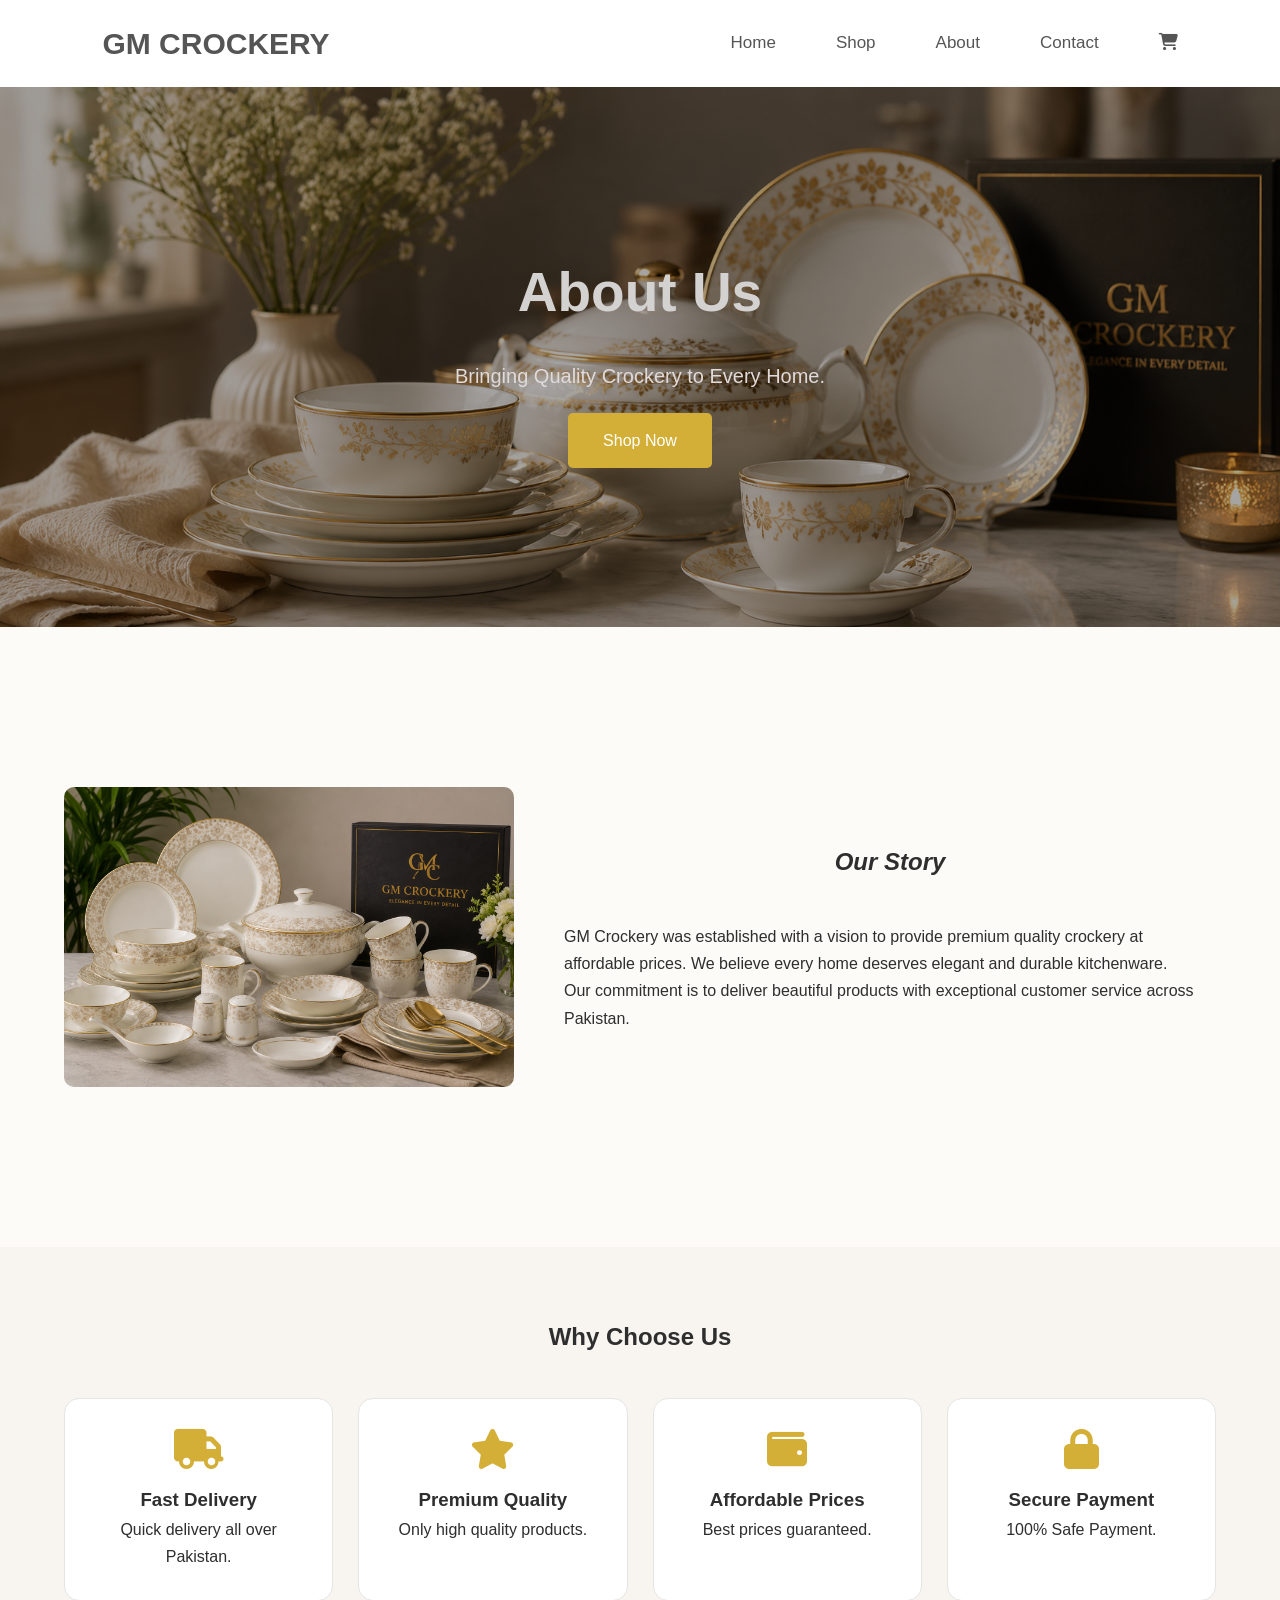
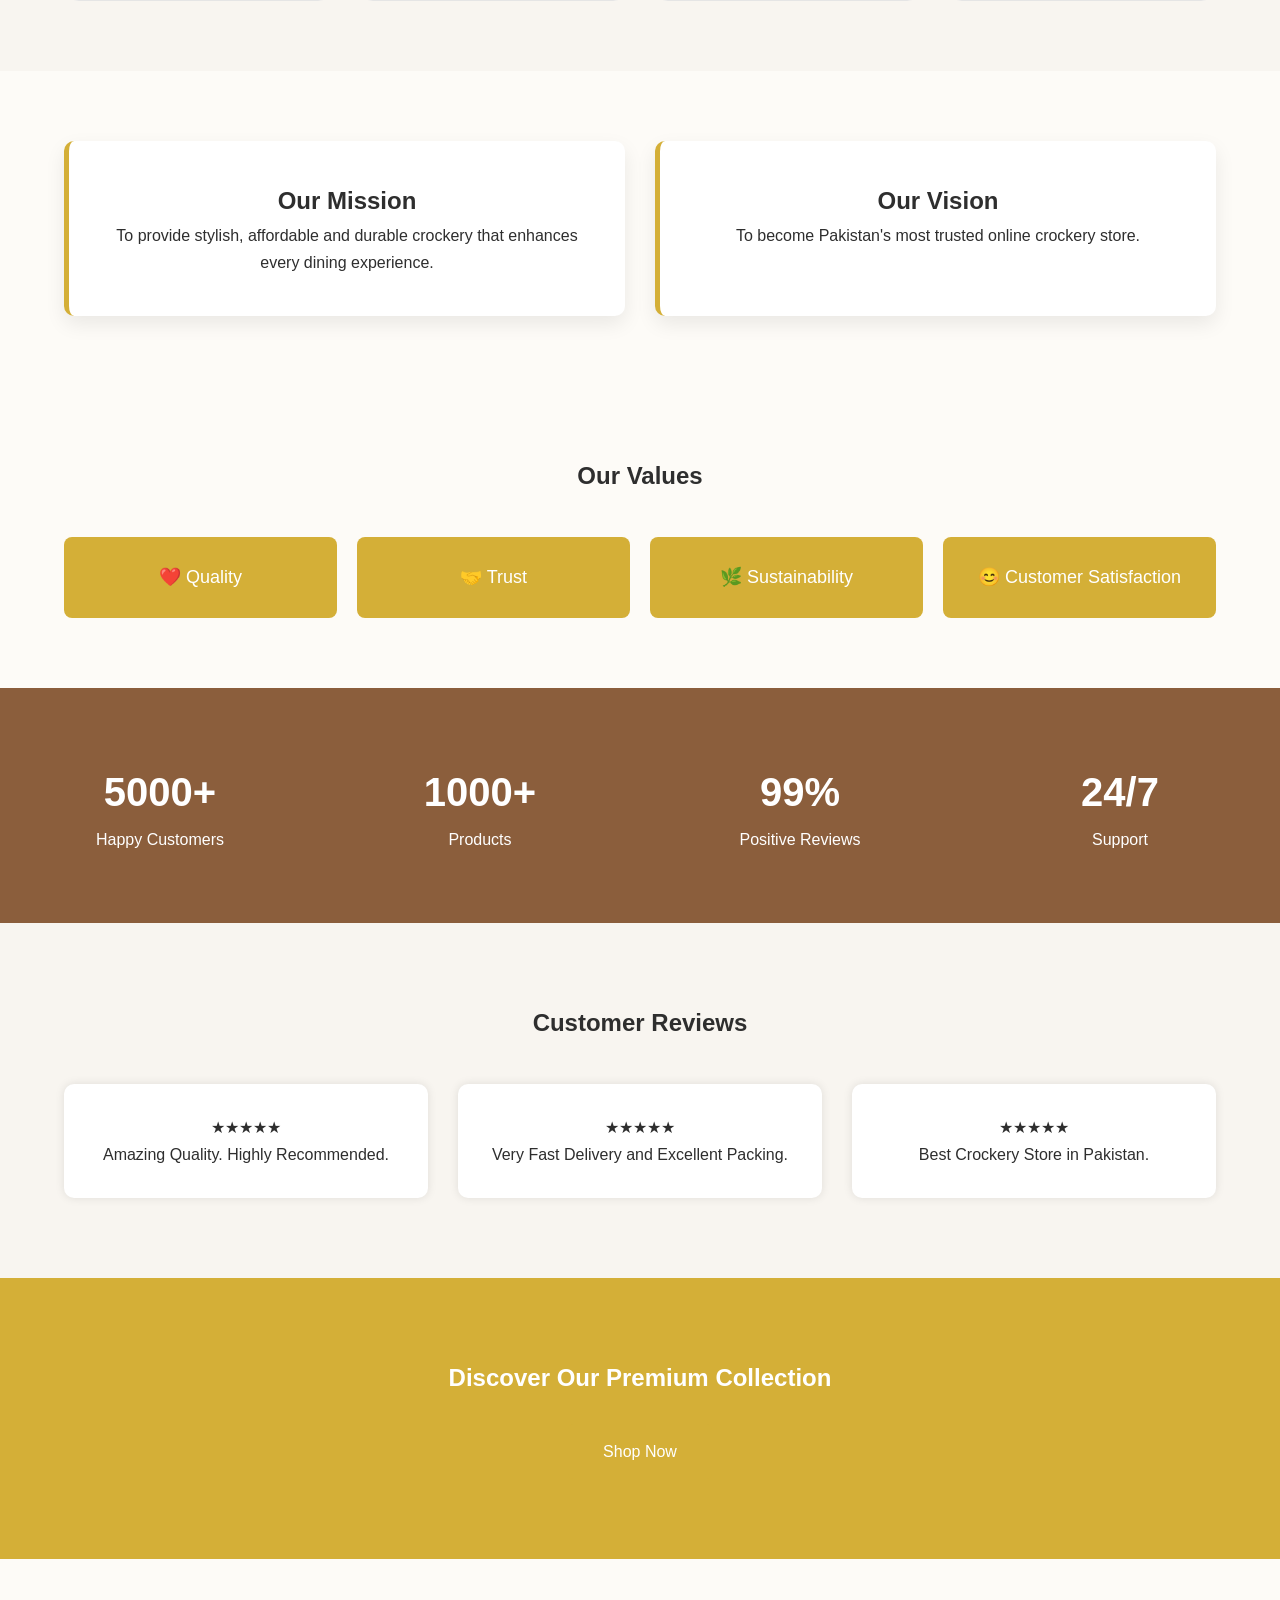
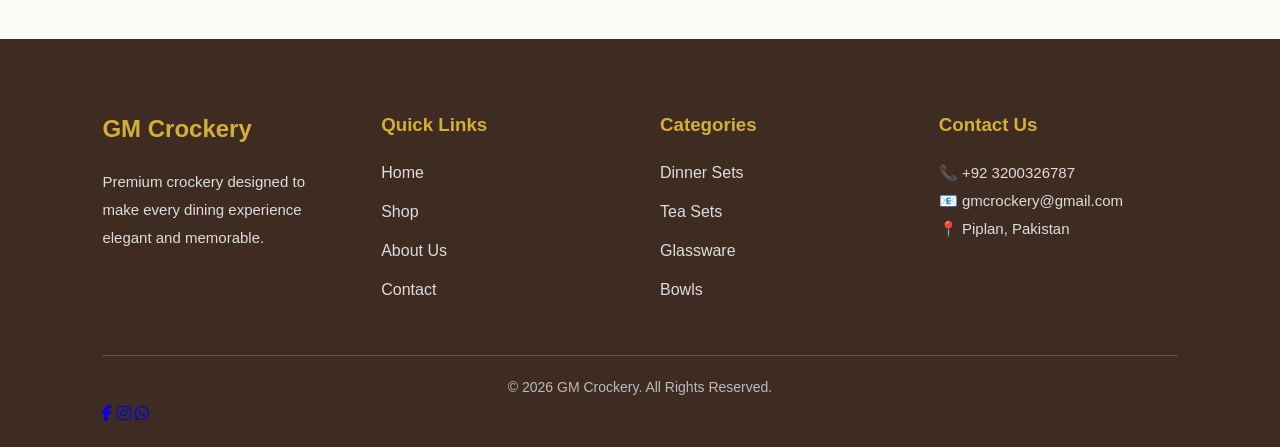
<file: about.html>
<!DOCTYPE html>
<html lang="en">
<head>
    <meta charset="UTF-8">
    <meta name="viewport" content="width=device-width, initial-scale=1.0">
    <title>About Us | GM Crockery</title>

    <!-- Font Awesome -->
    <link rel="stylesheet"
    href="https://cdnjs.cloudflare.com/ajax/libs/font-awesome/6.5.2/css/all.min.css">
<link rel="stylesheet" href="home.css">
    <link rel="stylesheet" href="about.css">
</head>
<body>
    <header>
    <nav class="navbar">

        <div class="logo">
            <h2>GM CROCKERY</h2>
        </div>

        <div class="menu-toggle" id="menu-toggle">
            <i class="fa-solid fa-bars"></i>
        </div>

        <ul class="nav-links" id="nav-links">

            <li><a href="index.html">Home</a></li>
            <li><a href="shop.html">Shop</a></li>
            <li><a href="about.html">About</a></li>
            <li><a href="contact.html">Contact</a></li>
            <li>
                <a href="cart.html">
                    <i class="fa-solid fa-cart-shopping"></i>
                </a>
            </li>

        </ul>

    </nav>
</header>
<section class="hero">
    <div class="hero-content">
        <h1>About Us</h1>
        <p>Bringing Quality Crockery to Every Home.</p>
        <a href="shop.html" class="btn">Shop Now</a>
    </div>
</section>

<!-- Our Story -->
<section class="story container">

    <div class="story img.png">
        <img src="story img.png" alt="GM Crockery">
    </div>

    <div class="story-text">
        <h1><i>Our Story</i></h1>

        <p>
            GM Crockery was established with a vision to provide premium
            quality crockery at affordable prices. We believe every home
            deserves elegant and durable kitchenware.
        </p>

        <p>
            Our commitment is to deliver beautiful products with exceptional
            customer service across Pakistan.
        </p>

    </div>

</section>

<!-- Why Choose Us -->

<section class="features">

<h1>Why Choose Us</h1>

<div class="feature-box">

<div class="box">
<i class="fas fa-truck"></i>
<h3>Fast Delivery</h3>
<p>Quick delivery all over Pakistan.</p>
</div>

<div class="box">
<i class="fas fa-star"></i>
<h3>Premium Quality</h3>
<p>Only high quality products.</p>
</div>

<div class="box">
<i class="fas fa-wallet"></i>
<h3>Affordable Prices</h3>
<p>Best prices guaranteed.</p>
</div>

<div class="box">
<i class="fas fa-lock"></i>
<h3>Secure Payment</h3>
<p>100% Safe Payment.</p>
</div>

</div>

</section>

<!-- Mission Vision -->

<section class="mission container">

<div class="card">

<h2>Our Mission</h2>

<p>
To provide stylish, affordable and durable crockery
that enhances every dining experience.
</p>

</div>

<div class="card">

<h2>Our Vision</h2>

<p>
To become Pakistan's most trusted online crockery
store.
</p>

</div>

</section>

<!-- Values -->

<section class="values">

<h1>Our Values</h1>

<div class="value-grid">

<div>❤️ Quality</div>
<div>🤝 Trust</div>
<div>🌿 Sustainability</div>
<div>😊 Customer Satisfaction</div>

</div>

</section>

<!-- Counter -->

<section class="counter">

<div>
<h2>5000+</h2>
<p>Happy Customers</p>
</div>

<div>
<h2>1000+</h2>
<p>Products</p>
</div>

<div>
<h2>99%</h2>
<p>Positive Reviews</p>
</div>

<div>
<h2>24/7</h2>
<p>Support</p>
</div>

</section>

<!-- Testimonials -->

<section class="testimonial">

<h1>Customer Reviews</h1>

<div class="review-box">

<div class="review">

★★★★★

<p>
Amazing Quality. Highly Recommended.
</p>

</div>

<div class="review">

★★★★★

<p>
Very Fast Delivery and Excellent Packing.
</p>

</div>

<div class="review">

★★★★★

<p>
Best Crockery Store in Pakistan.
</p>

</div>

</div>

</section>

<!-- CTA -->

<section class="cta">

<h2>Discover Our Premium Collection</h2>

<a href="#" class="btn">Shop Now</a>

</section>
<footer class="footer">

    <div class="footer-container">

        <!-- Logo -->

        <div class="footer-box">

            <h2>GM Crockery</h2>

            <p>
                Premium crockery designed to make every dining
                experience elegant and memorable.
            </p>

        </div>

        <!-- Quick Links -->

        <div class="footer-box">

            <h3>Quick Links</h3>

            <ul>

                <li><a href="index.html">Home</a></li>

                <li><a href="shop.html">Shop</a></li>

                <li><a href="about.html">About Us</a></li>

                <li><a href="contact.html">Contact</a></li>

            </ul>

        </div>

        <!-- Categories -->

        <div class="footer-box">

            <h3>Categories</h3>

            <ul>

                <li><a href="#">Dinner Sets</a></li>

                <li><a href="#">Tea Sets</a></li>

                <li><a href="#">Glassware</a></li>

                <li><a href="#">Bowls</a></li>

            </ul>

        </div>

        <!-- Contact -->

        <div class="footer-box">

            <h3>Contact Us</h3>

            <p>📞 +92 3200326787</p>

            <p>📧 gmcrockery@gmail.com</p>

            <p>📍 Piplan, Pakistan</p>

        </div>

    </div>

    <hr>

    <div class="footer-bottom">

        <p>
            © 2026 GM Crockery. All Rights Reserved.
        </p>

    </div>
    <div class="social-icons">
    <a href="#"><i class="fa-brands fa-facebook-f"></i></a>
    <a href="#"><i class="fa-brands fa-instagram"></i></a>
    <a href="#"><i class="fa-brands fa-whatsapp"></i></a>
</div>

</footer>
<script src="home.js"></script>
</body>
</html>
</file>
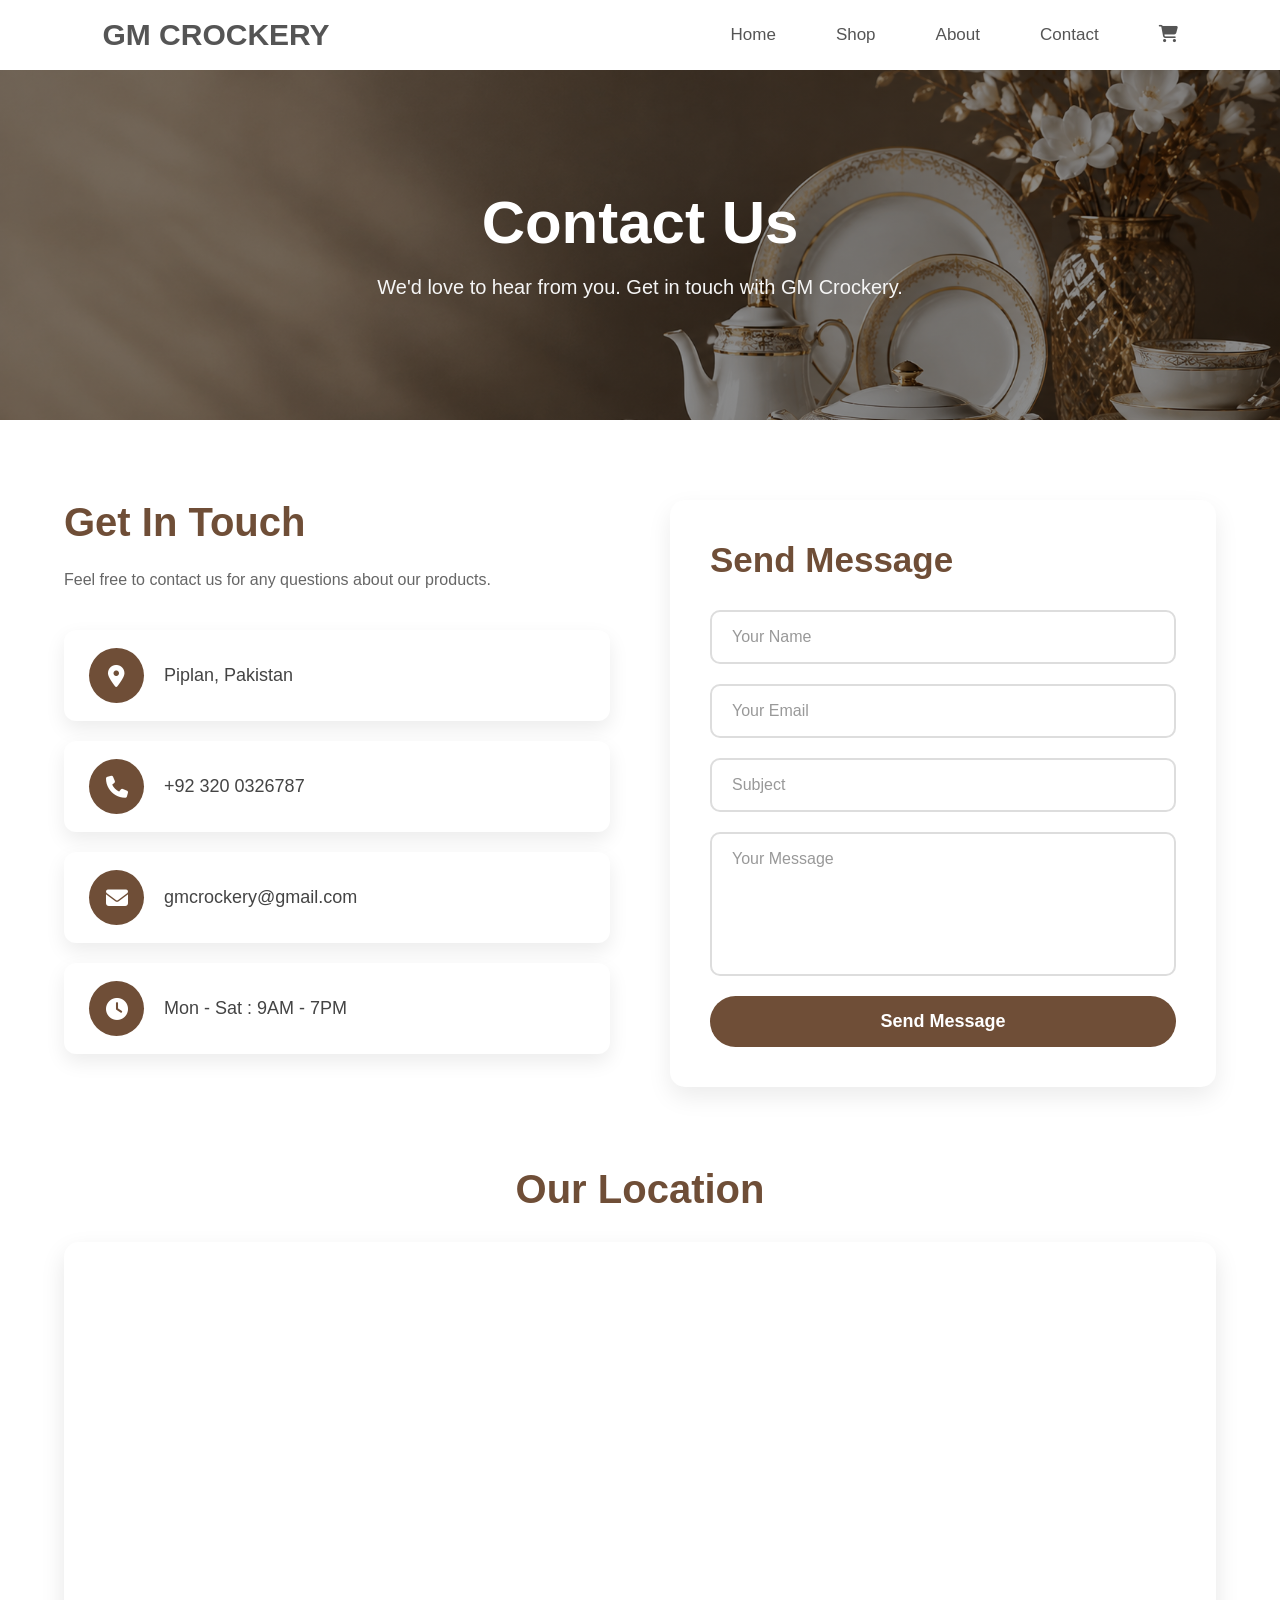
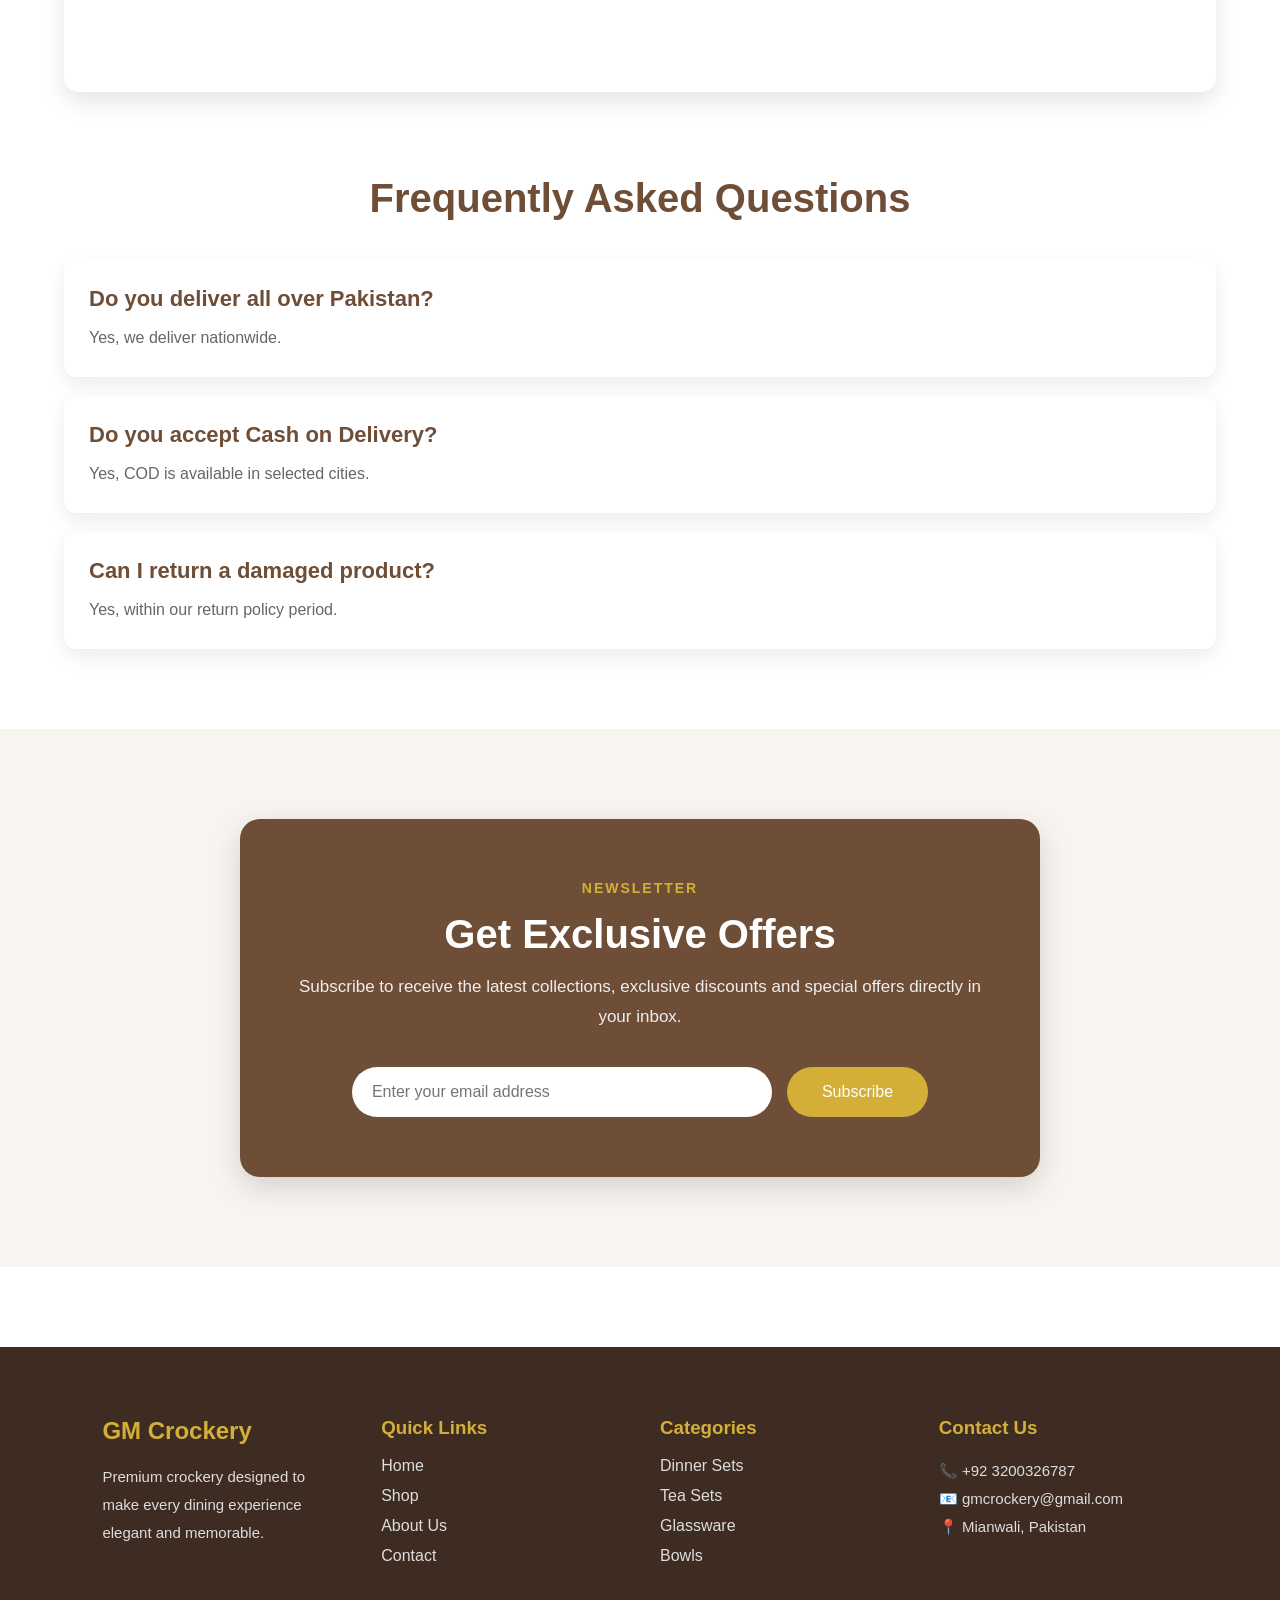
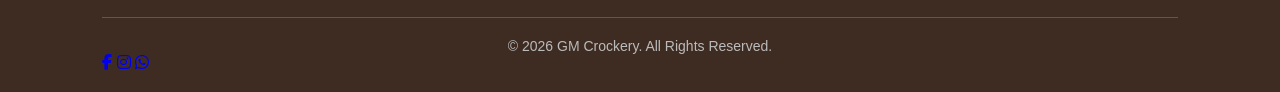
<file: contact.html>
<!DOCTYPE html>
<html lang="en">

<head>

    <meta charset="UTF-8">
    <meta name="viewport" content="width=device-width, initial-scale=1.0">

    <title>Contact Us | GM Crockery</title>

    <link rel="stylesheet" href="home.css">
    <link rel="stylesheet" href="contact.css">

    <link rel="stylesheet"
    href="https://cdnjs.cloudflare.com/ajax/libs/font-awesome/6.6.0/css/all.min.css">

</head>

<body>

<header>
    <nav class="navbar">

        <div class="logo">
            <h2>GM CROCKERY</h2>
        </div>

        <div class="menu-toggle" id="menu-toggle">
            <i class="fa-solid fa-bars"></i>
        </div>

        <ul class="nav-links" id="nav-links">

            <li><a href="index.html">Home</a></li>
            <li><a href="shop.html">Shop</a></li>
            <li><a href="about.html">About</a></li>
            <li><a href="contact.html">Contact</a></li>
            <li>
                <a href="cart.html">
                    <i class="fa-solid fa-cart-shopping"></i>
                </a>
            </li>

        </ul>

    </nav>

</header>

<section class="contact-hero">

    <div class="hero-content">

        <h1>Contact Us</h1>

        <p>
            We'd love to hear from you.
            Get in touch with GM Crockery.
        </p>

    </div>

</section>


<section class="contact-section">

    <div class="contact-info">

        <h2>Get In Touch</h2>

        <p>
            Feel free to contact us for any
            questions about our products.
        </p>

        <div class="info-box">

            <i class="fa-solid fa-location-dot"></i>

            <span>Piplan, Pakistan</span>

        </div>

        <div class="info-box">

            <i class="fa-solid fa-phone"></i>

            <span>+92 320 0326787</span>

        </div>

        <div class="info-box">

            <i class="fa-solid fa-envelope"></i>

            <span>gmcrockery@gmail.com</span>

        </div>

        <div class="info-box">

            <i class="fa-solid fa-clock"></i>

            <span>Mon - Sat : 9AM - 7PM</span>

        </div>

    </div>



    <div class="contact-form">

        <h2>Send Message</h2>

        <form>

            <input type="text"
            placeholder="Your Name"
            required>

            <input type="email"
            placeholder="Your Email"
            required>

            <input type="text"
            placeholder="Subject">

            <textarea
            rows="6"
            placeholder="Your Message"
            required></textarea>

            <button type="submit">

                Send Message

            </button>

        </form>

    </div>

</section>


<section class="map-section">

    <h2>Our Location</h2>
    <iframe
src="https://www.google.com/maps/embed?pb=!1m18!1m12!1m3!1d41105.01872750818!2d71.32207976975992!3d32.292519017973966!2m3!1f0!2f0!3f0!3m2!1i1024!2i768!4f13.1!3m3!1m2!1s0x3926fb5cfc805da5%3A0x8accea87da845516!2sPiplan%2C%20Pakistan!5e1!3m2!1sen!2s!4v1785761248735!5m2!1sen!2s" width="600" height="450" style="border:0;"referrerpolicy="strict-origin-when-cross-origin">
<loading="lazy"
allowfullscreen>
</iframe>
</section>

<section class="faq">

    <h2>Frequently Asked Questions</h2>

    <div class="faq-item">

        <h3>Do you deliver all over Pakistan?</h3>

        <p>Yes, we deliver nationwide.</p>

    </div>

    <div class="faq-item">

        <h3>Do you accept Cash on Delivery?</h3>

        <p>Yes, COD is available in selected cities.</p>

    </div>

    <div class="faq-item">

        <h3>Can I return a damaged product?</h3>

        <p>Yes, within our return policy period.</p>

    </div>

</section>

<section class="newsletter">

    <div class="newsletter-content">

        <span>NEWSLETTER</span>

        <h2>Get Exclusive Offers</h2>

        <p>
            Subscribe to receive the latest collections,
            exclusive discounts and special offers directly in your inbox.
        </p>

        <form class="newsletter-form">

            <input
                type="email"
                placeholder="Enter your email address"
                required
            >

            <button type="submit">
                Subscribe
            </button>
           </form>
            </div>
     </section>

<footer class="footer">

    <div class="footer-container">


        <div class="footer-box">

            <h2>GM Crockery</h2>

            <p>
                Premium crockery designed to make every dining
                experience elegant and memorable.
            </p>

        </div>

        <div class="footer-box">

            <h3>Quick Links</h3>

            <ul>

                <li><a href="index.html">Home</a></li>

                <li><a href="shop.html">Shop</a></li>

                <li><a href="about.html">About Us</a></li>

                <li><a href="contact.html">Contact</a></li>

            </ul>

        </div>


        <div class="footer-box">

            <h3>Categories</h3>

            <ul>

                <li><a href="#">Dinner Sets</a></li>

                <li><a href="#">Tea Sets</a></li>

                <li><a href="#">Glassware</a></li>

                <li><a href="#">Bowls</a></li>

            </ul>

        </div>


        <div class="footer-box">

            <h3>Contact Us</h3>

            <p>📞 +92 3200326787</p>

            <p>📧 gmcrockery@gmail.com</p>

            <p>📍 Mianwali, Pakistan</p>

        </div>

    </div>

    <hr>

    <div class="footer-bottom">

        <p>
            © 2026 GM Crockery. All Rights Reserved.
        </p>

    </div>
    <div class="social-icons">
    <a href="#"><i class="fa-brands fa-facebook-f"></i></a>
    <a href="#"><i class="fa-brands fa-instagram"></i></a>
    <a href="#"><i class="fa-brands fa-whatsapp"></i></a>
</div>

</footer>
<script src="home.js"></script>
</body>
</html>
</file>
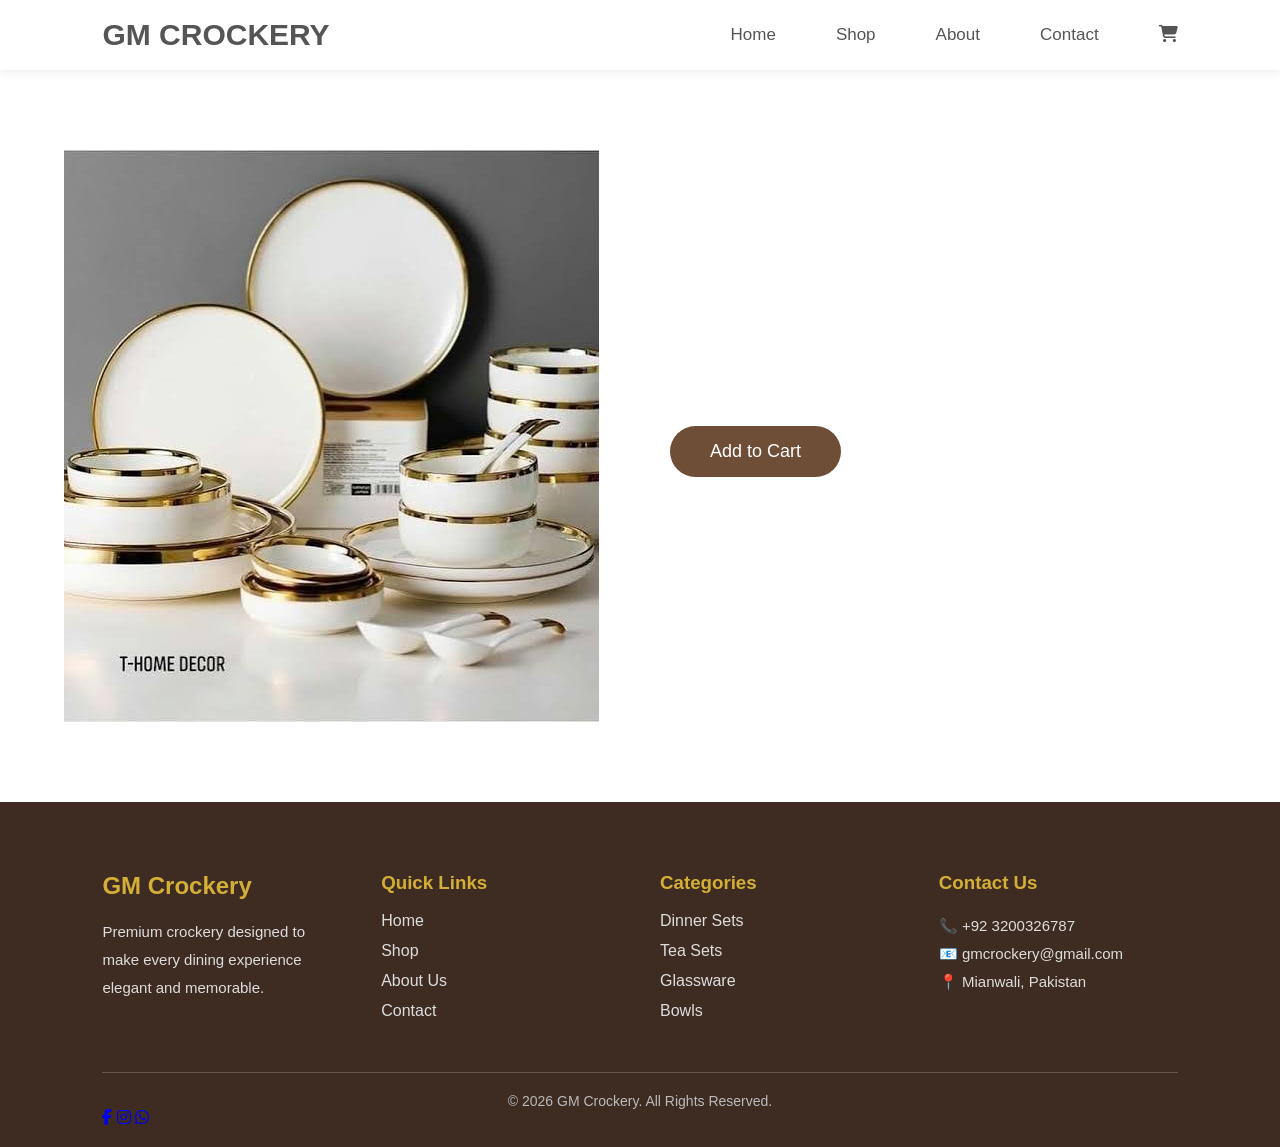
<file: product.html>
<!DOCTYPE html>
<html lang="en">

<head>

    <meta charset="UTF-8">
    <meta name="viewport" content="width=device-width, initial-scale=1.0">

    <title>Product Details | GM Crockery</title>

    <link rel="stylesheet" href="home.css">
    <link rel="stylesheet" href="product.css">
    <script src="product.js"></script>
</body>

    <link rel="stylesheet"
    href="https://cdnjs.cloudflare.com/ajax/libs/font-awesome/6.6.0/css/all.min.css">

</head>

<body>

    <nav class="navbar">

        <div class="logo">
            <h2>GM CROCKERY</h2>
        </div>

        <ul class="nav-links">

            <li><a href="index.html">Home</a></li>

            <li><a href="shop.html">Shop</a></li>

            <li><a href="about.html">About</a></li>

            <li><a href="contact.html">Contact</a></li>

            <li>
                <a href="cart.html">
                    <i class="fa-solid fa-cart-shopping"></i>
                </a>
            </li>

        </ul>

    </nav>
    <section class="product-details">

    <div class="product image">

        <img id="1" src="Luxury gold border dinner.jpg" alt="luxury dinner set">

    </div>

    <div class="product-info">

        <h1 id="1"></h1>

        <h2 id="1"></h2>

        <p id="1"></p>

        <button class="cart-btn">

            Add to Cart

        </button>

    </div>

</section>

<footer class="footer">

    <div class="footer-container">

        <!-- Logo -->

        <div class="footer-box">

            <h2>GM Crockery</h2>

            <p>
                Premium crockery designed to make every dining
                experience elegant and memorable.
            </p>

        </div>

        <!-- Quick Links -->

        <div class="footer-box">

            <h3>Quick Links</h3>

            <ul>

                <li><a href="index.html">Home</a></li>

                <li><a href="shop.html">Shop</a></li>

                <li><a href="about.html">About Us</a></li>

                <li><a href="contact.html">Contact</a></li>

            </ul>

        </div>

        <!-- Categories -->

        <div class="footer-box">

            <h3>Categories</h3>

            <ul>

                <li><a href="#">Dinner Sets</a></li>

                <li><a href="#">Tea Sets</a></li>

                <li><a href="#">Glassware</a></li>

                <li><a href="#">Bowls</a></li>

            </ul>

        </div>

        <!-- Contact -->

        <div class="footer-box">

            <h3>Contact Us</h3>

            <p>📞 +92 3200326787</p>

            <p>📧 gmcrockery@gmail.com</p>

            <p>📍 Mianwali, Pakistan</p>

        </div>

    </div>

    <hr>

    <div class="footer-bottom">

        <p>
            © 2026 GM Crockery. All Rights Reserved.
        </p>

    </div>
    <div class="social-icons">
    <a href="#"><i class="fa-brands fa-facebook-f"></i></a>
    <a href="#"><i class="fa-brands fa-instagram"></i></a>
    <a href="#"><i class="fa-brands fa-whatsapp"></i></a>
</div>

</footer>

</body>
</html>
</file>
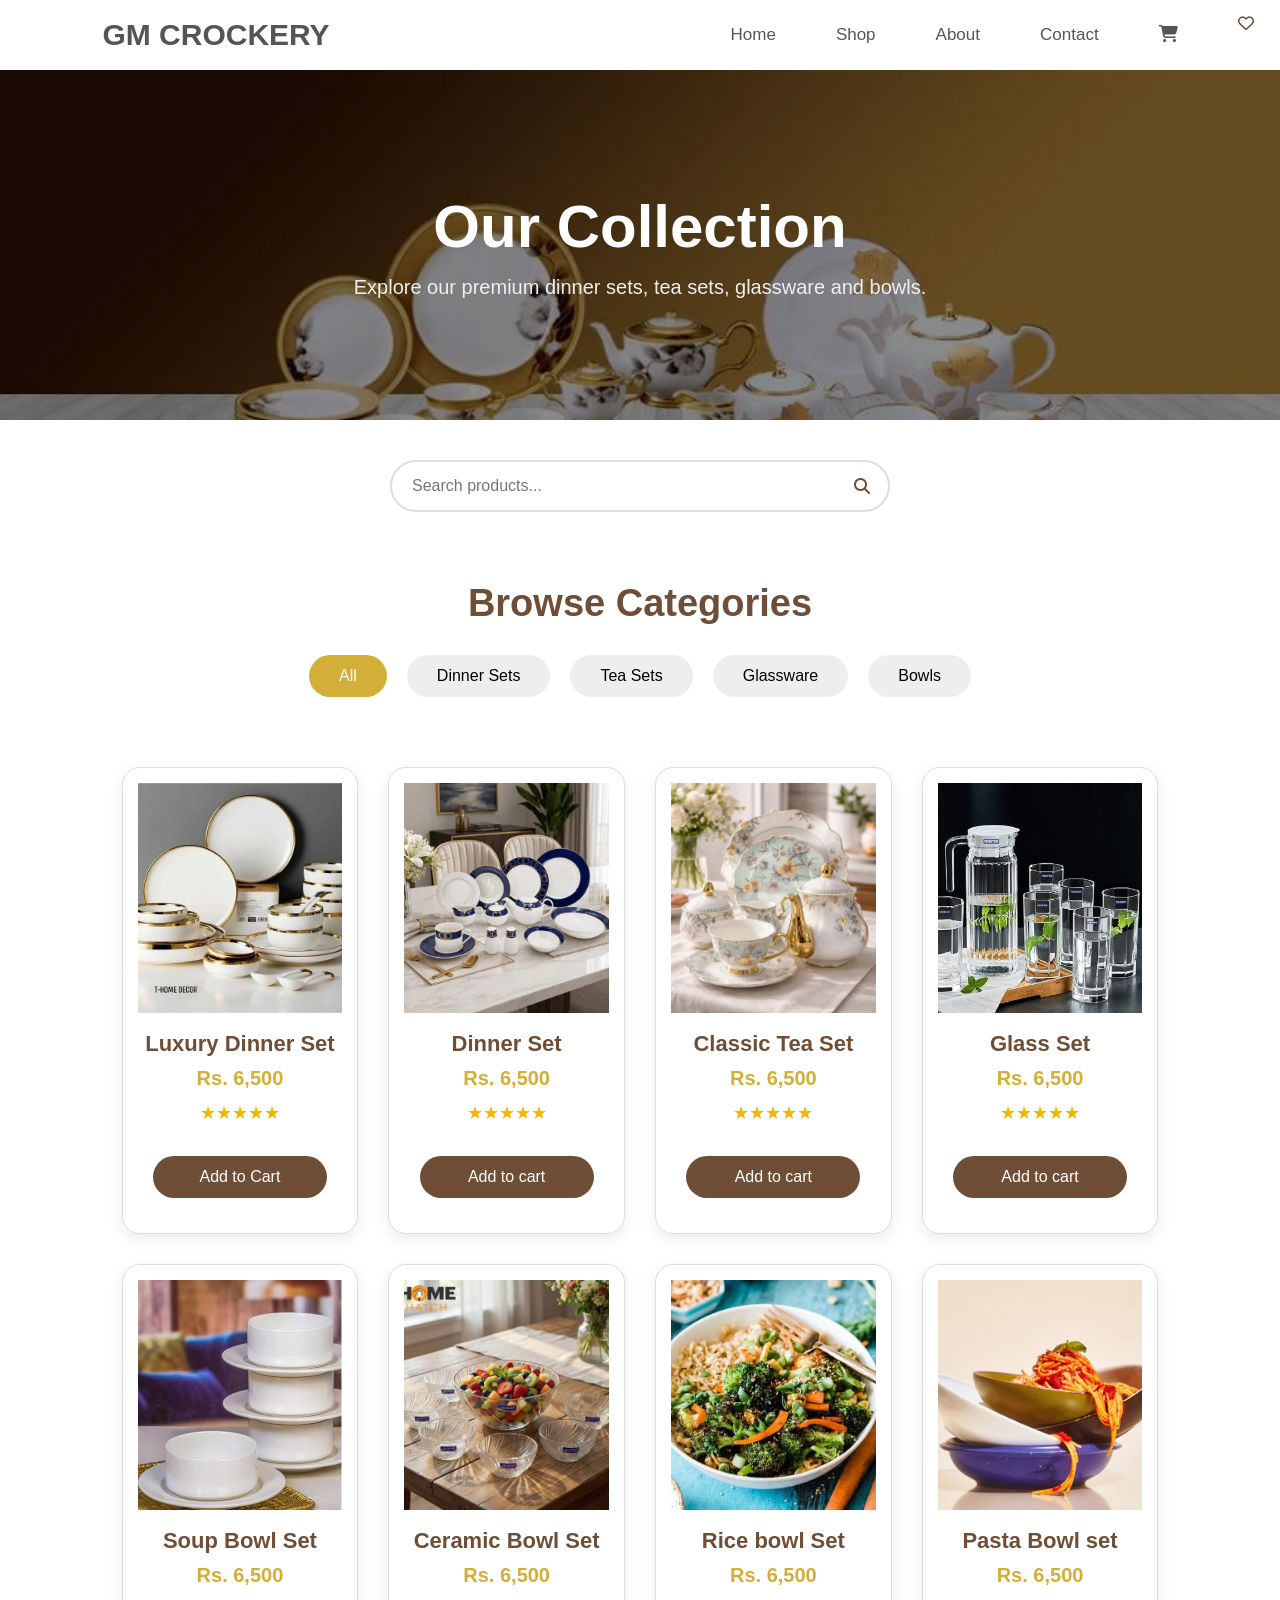
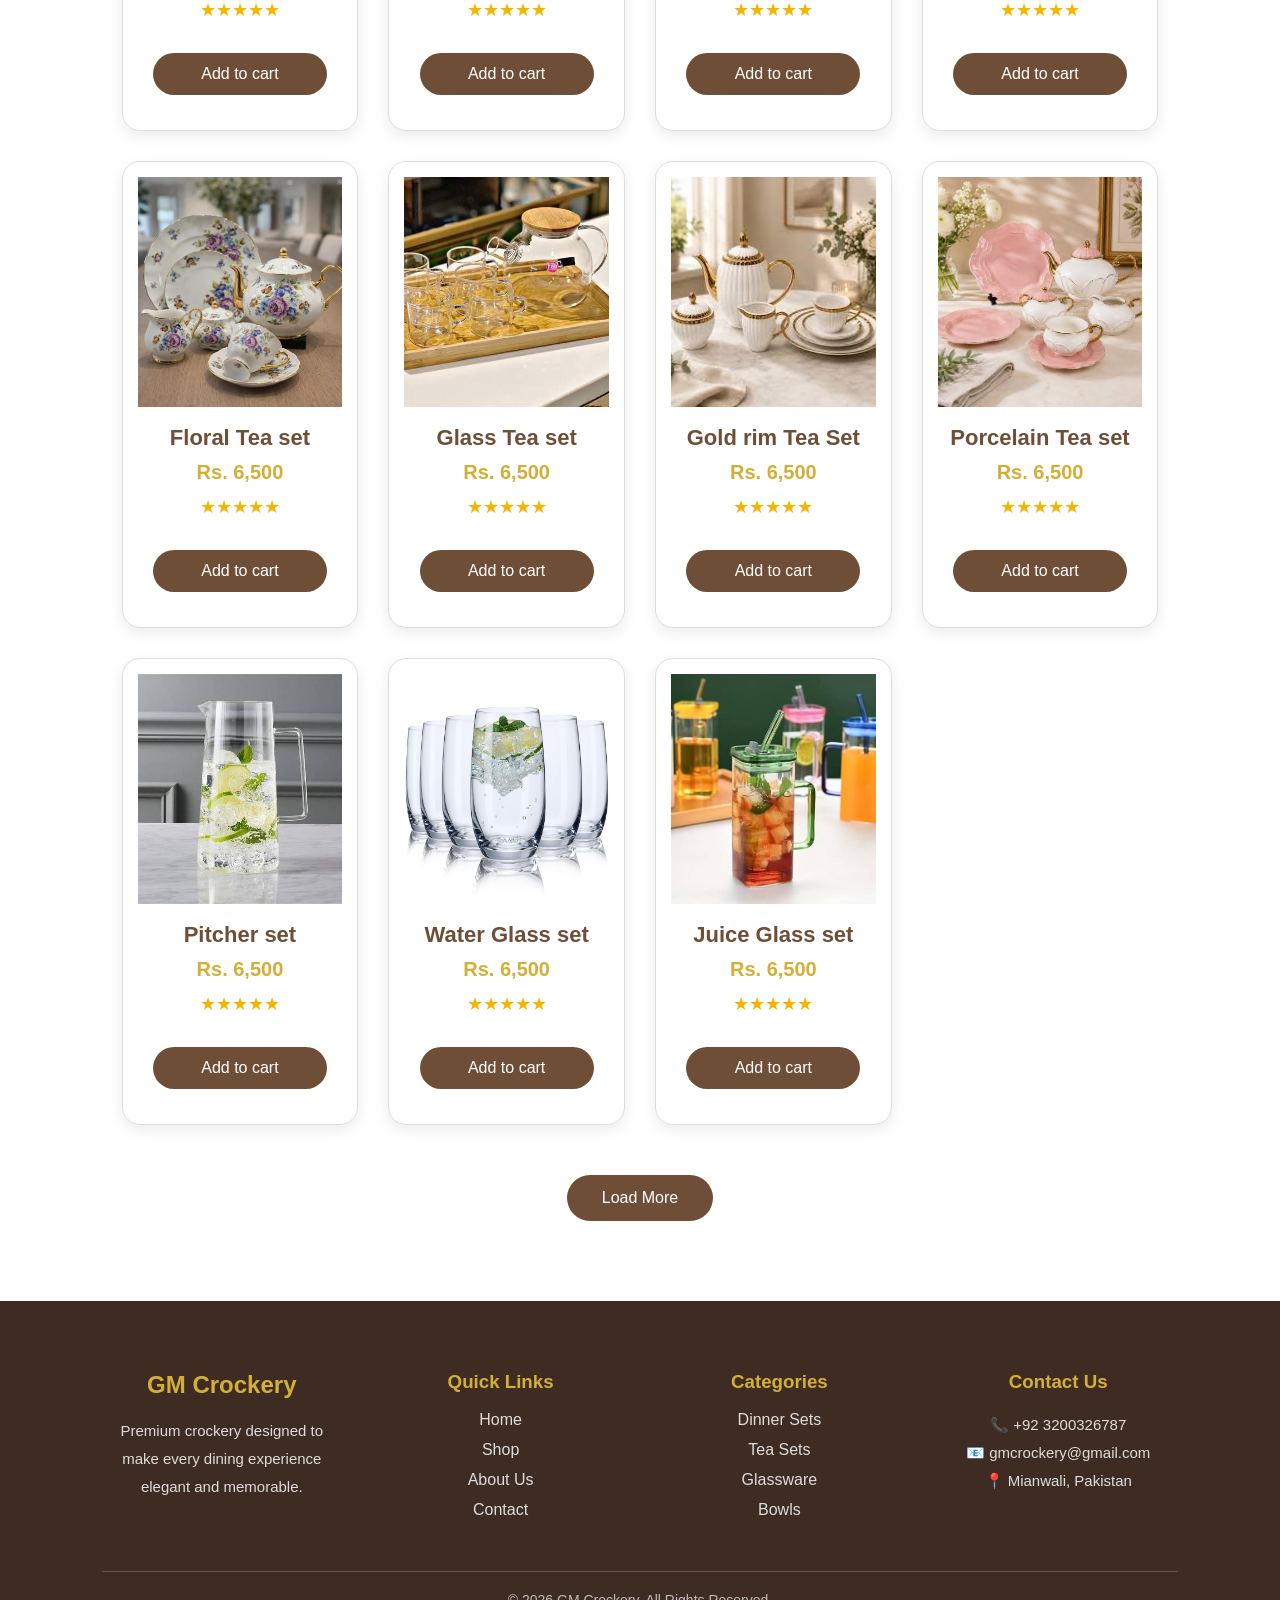
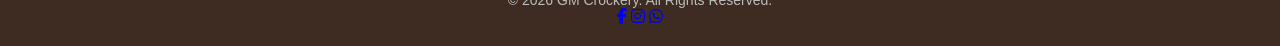
<file: shop.html>
<!DOCTYPE html>
<html lang="en">
<head>

    <meta charset="UTF-8">
    <meta name="viewport" content="width=device-width, initial-scale=1.0">

    <title>Shop | GM Crockery</title>
    <link rel="stylesheet" href="home.css">
    <link rel="stylesheet" href="shop.css">
    <script src="shop.js"></script>

    <link rel="stylesheet"
    href="https://cdnjs.cloudflare.com/ajax/libs/font-awesome/6.6.0/css/all.min.css">

</head>

<body>

<!--=====================
        NAVBAR
======================-->

<header>
    <nav class="navbar">

        <div class="logo">
            <h2>GM CROCKERY</h2>
        </div>

        <div class="menu-toggle" id="menu-toggle">
            <i class="fa-solid fa-bars"></i>
        </div>

        <ul class="nav-links" id="nav-links">

            <li><a href="index.html">Home</a></li>
            <li><a href="shop.html">Shop</a></li>
            <li><a href="about.html">About</a></li>
            <li><a href="contact.html">Contact</a></li>
            <li>
                <a href="cart.html">
                    <i class="fa-solid fa-cart-shopping"></i>
                </a>
            </li>

        </ul>

    </nav>
</header>


<section class="shop-hero">

    <div class="shop-overlay">

        <h1>Our Collection</h1>

        <p>
            Explore our premium dinner sets,
            tea sets, glassware and bowls.
        </p>

    </div>

</section>
<div class="shop-search">

    <input
        type="text"
        id="searchInput"
        placeholder="Search products..."
    >

    <i class="fa-solid fa-magnifying-glass"></i>

</div>

<!--=====================
     CATEGORY FILTER
======================-->

<section class="shop-category">

    <h2>Browse Categories</h2>

    <div class="filter-buttons">

        <button class="active">All</button>

        <button>Dinner Sets</button>

        <button>Tea Sets</button>

        <button>Glassware</button>

        <button>Bowls</button>

    </div>

</section>

<!--=====================
      PRODUCTS
======================-->

<section class="shop-products">

    <div class="product-container">

    <!-- Product 1 -->
     <div class="product-card" data-category="Dinner sets"> 
            <a href="product.html?id=1">
        <div class="product-image">
        <a href="product.html">
        <img src="Luxury gold border dinner.jpg" alt="Luxury Dinner Set">
        </a>
        </div>
                <i class="fa-regular fa-heart wishlist"></i>
                    <a href="product.html" class="product-link">
        <h3>Luxury Dinner Set</h3>
                    </a>
        <p class="price">Rs. 6,500</p>
        <div class="rating">
            ★★★★★
        </div>
        <button class="add-to-cart"

           data-id="1"

          data-name="Luxury Dinner Set"

          data-price="6500"

          data-image="image 7.jpg">

          Add to Cart

          </button>
    </div>

    <!-- Product 2 -->
     <div class="product-card" data-category="Dinner sets"> 
        <div class="product-image">
        <a href="product.html?id=1">
        <img src="image 4.png" alt="Luxury Dinner Set">
        </a>
        </div>
                <i class="fa-regular fa-heart wishlist"></i>
                    <a href="product.html" class="product-link">
        <h3> Dinner Set</h3>
                    </a>
        <p class="price">Rs. 6,500</p>
        <div class="rating">
            ★★★★★
        </div>
        <button class="cart-btn">
            Add to cart
        </button>
    </div>

    <!-- Product 3 -->
 <div class="product-card" data-category="Tea sets"> 
        <div class="product-image">
        <a href="product.html?id=2">
        <img src="image 3.png" alt="Tea sets">
        </a>
        </div>
                <i class="fa-regular fa-heart wishlist"></i>
                    <a href="product.html" class="product-link">
        <h3>Classic Tea Set</h3>
                    </a>
        <p class="price">Rs. 6,500</p>
        <div class="rating">
            ★★★★★
        </div>
        <button class="cart-btn">
            Add to cart
        </button>
    </div>

    <!-- Product 4 -->
     <div class="product-card" data-category="Glassware"> 
        <div class="product-image">
        <a href="product.html?id=3">
        <img src="image1.jpg" alt="Glassware">
        </a>
        </div>
                <i class="fa-regular fa-heart wishlist"></i>
                    <a href="product.html" class="product-link">
        <h3>Glass Set</h3>
                    </a>
        <p class="price">Rs. 6,500</p>
        <div class="rating">
            ★★★★★
        </div>
        <button class="cart-btn">
            Add to cart
        </button>
    </div>

    <!-- Product 5 -->
     <div class="product-card" data-category="Bowls"> 
        <div class="product-image">
        <a href="product.html?id=4">
        <img src="image 5.jpg" alt="">
        </a>
        </div>
                <i class="fa-regular fa-heart wishlist"></i>
                    <a href="product.html" class="product-link">
        <h3>Soup Bowl Set</h3>
                    </a>
        <p class="price">Rs. 6,500</p>
        <div class="rating">
            ★★★★★
        </div>
        <button class="cart-btn">
            Add to cart
        </button>
    </div>
    <!-- Product 6 -->
     <div class="product-card" data-category="Bowls"> 
        <div class="product-image">
        <a href="product.html?id=4">
        <img src="image 2.jpg" alt="Luxury Dinner Set">
        </a>
        </div>
                <i class="fa-regular fa-heart wishlist"></i>
                    <a href="product.html" class="product-link">
        <h3>Ceramic Bowl Set</h3>
                    </a>
        <p class="price">Rs. 6,500</p>
        <div class="rating">
            ★★★★★
        </div>
        <button class="cart-btn">
            Add to cart
        </button>
    </div>
    <!-- Product 7 -->
 <div class="product-card" data-category="Bowls"> 
        <div class="product-image">
        <a href="product.html?id=4">
        <img src="image 6.jpg" alt="Bowls">
        </a>
        </div>
                <i class="fa-regular fa-heart wishlist"></i>
                    <a href="product.html" class="product-link">
        <h3>Rice bowl Set</h3>
                    </a>
        <p class="price">Rs. 6,500</p>
        <div class="rating">
            ★★★★★
        </div>
        <button class="cart-btn">
            Add to cart
        </button>
    </div>
    <!-- Product 8 -->
     <div class="product-card" data-category="Bowls"> 
        <div class="product-image">
        <a href="product.html?id=4">
        <img src="image 7.jpg" alt="Bowls">
        </a>
        </div>
                <i class="fa-regular fa-heart wishlist"></i>
                    <a href="product.html" class="product-link">
        <h3>Pasta Bowl set</h3>
                    </a>
        <p class="price">Rs. 6,500</p>
        <div class="rating">
            ★★★★★
        </div>
        <button class="cart-btn">
            Add to cart
        </button>
    </div>
    <div class="product-card" data-category="Tea set"> 
        <div class="product-image">
        <a href="product.html?id=2">
        <img src="floral tea.png" alt="Bowls">
        </a>
        </div>
                <i class="fa-regular fa-heart wishlist"></i>
                    <a href="product.html" class="product-link">
        <h3>Floral Tea set</h3>
                    </a>
        <p class="price">Rs. 6,500</p>
        <div class="rating">
            ★★★★★
        </div>
        <button class="cart-btn">
            Add to cart
        </button>
    </div>
    <div class="product-card" data-category="Tea Set"> 
        <div class="product-image">
        <a href="product.html?id=2">
        <img src="glass tea.jpg" alt="Tea set">
        </a>
        </div>
                <i class="fa-regular fa-heart wishlist"></i>
                    <a href="product.html" class="product-link">
        <h3>Glass Tea set</h3>
                    </a>
        <p class="price">Rs. 6,500</p>
        <div class="rating">
            ★★★★★
        </div>
        <button class="cart-btn">
            Add to cart
        </button>
    </div>
    <div class="product-card" data-category="Tea Set"> 
        <div class="product-image">
        <a href="product.html?id=2">
        <img src="gold rim tea.jpg" alt="Tea Set">
        </a>
        </div>
                <i class="fa-regular fa-heart wishlist"></i>
                    <a href="product.html" class="product-link">
        <h3>Gold rim Tea Set</h3>
                    </a>
        <p class="price">Rs. 6,500</p>
        <div class="rating">
            ★★★★★
        </div>
        <button class="cart-btn">
            Add to cart
        </button>
    </div>
    <div class="product-card" data-category="Tea Set"> 
        <div class="product-image">
        <a href="product.html?id=2">
        <img src="porcelain tea set.jpg" alt="Tea Set">
        </a>
        </div>
                <i class="fa-regular fa-heart wishlist"></i>
                    <a href="product.html" class="product-link">
        <h3>Porcelain Tea set</h3>
                    </a>
        <p class="price">Rs. 6,500</p>
        <div class="rating">
            ★★★★★
        </div>
        <button class="cart-btn">
            Add to cart
        </button>
    </div>
    <div class="product-card" data-category="Glassware"> 
        <div class="product-image">
        <a href="product.html?id=3">
        <img src="glass pitcher.jpg" alt="Glassware">
        </a>
        </div>
                <i class="fa-regular fa-heart wishlist"></i>
                    <a href="product.html" class="product-link">
        <h3>Pitcher set</h3>
                    </a>
        <p class="price">Rs. 6,500</p>
        <div class="rating">
            ★★★★★
        </div>
        <button class="cart-btn">
            Add to cart
        </button>
    </div>
    <div class="product-card" data-category="Glassware"> 
        <div class="product-image">
        <a href="product.html?id=3">
        <img src="water glass.jpg" alt="Glassware">
        </a>
        </div>
                <i class="fa-regular fa-heart wishlist"></i>
                    <a href="product.html" class="product-link">
        <h3>Water Glass set</h3>
                    </a>
        <p class="price">Rs. 6,500</p>
        <div class="rating">
            ★★★★★
        </div>
        <button class="cart-btn">
            Add to cart
        </button>
    </div>
    <div class="product-card" data-category="Glassware"> 
        <div class="product-image">
        <a href="product.html?id=3">
        <img src="juice glass.jpg" alt="Glassware">
        </a>
        </div>
                <i class="fa-regular fa-heart wishlist"></i>
                    <a href="product.html" class="product-link">
        <h3>Juice Glass set</h3>
                    </a>
        <p class="price">Rs. 6,500</p>
        <div class="rating">
            ★★★★★
        </div>
        <button class="cart-btn">
            Add to cart
        </button>
    </div>


</div>

</section>
<div class="load-more">

    <button id="loadMoreBtn">

        Load More

    </button>
    <footer class="footer">

    <div class="footer-container">

        <!-- Logo -->

        <div class="footer-box">

            <h2>GM Crockery</h2>

            <p>
                Premium crockery designed to make every dining
                experience elegant and memorable.
            </p>

        </div>

        <!-- Quick Links -->

        <div class="footer-box">

            <h3>Quick Links</h3>

            <ul>

                <li><a href="index.html">Home</a></li>

                <li><a href="shop.html">Shop</a></li>

                <li><a href="about.html">About Us</a></li>

                <li><a href="contact.html">Contact</a></li>

            </ul>

        </div>

        <!-- Categories -->

        <div class="footer-box">

            <h3>Categories</h3>

            <ul>

                <li><a href="#">Dinner Sets</a></li>

                <li><a href="#">Tea Sets</a></li>

                <li><a href="#">Glassware</a></li>

                <li><a href="#">Bowls</a></li>

            </ul>

        </div>

        <!-- Contact -->

        <div class="footer-box">

            <h3>Contact Us</h3>

            <p>📞 +92 3200326787</p>

            <p>📧 gmcrockery@gmail.com</p>

            <p>📍 Mianwali, Pakistan</p>

        </div>

    </div>

    <hr>

    <div class="footer-bottom">

        <p>
            © 2026 GM Crockery. All Rights Reserved.
        </p>

    </div>
    <div class="social-icons">
    <a href="#"><i class="fa-brands fa-facebook-f"></i></a>
    <a href="#"><i class="fa-brands fa-instagram"></i></a>
    <a href="#"><i class="fa-brands fa-whatsapp"></i></a>
</div>

</footer>
<script src="home.js"></script>
</body>
</html>
</file>
<file: home.css>
* .section-title h2{
    color: #6F4E37;
}
.section-title p{
    color: #777;
}

*{
    margin: 0;
    padding: 0;
    box-sizing: border-box;
}

body{
    font-family: Arial, sans-serif;
}

a{
    text-decoration: none;
}

ul{
    list-style: none;
}

img{
    max-width: 100%;
    display: block;
}

.container{
    width: 90%;
    max-width: 1200px;
    margin:0 auto;
}
.navbar{
    display: flex;
    justify-content: space-between;
    align-items: center;
    padding: 18px 8%;
    background: #FFFFFF;
       box-shadow:0 2px 10px rgba(0,0,0,.08);

}

.logo h2{
    color: #555;
    font-size: 30px;
    font-weight: 700;
}

.nav-links{
    display: flex;
    gap: 30px;
}

.nav-links a{
    color: #555;
    font-size: 17px;
    transition: .3s;
    margin-left: 30px;
}

.nav-links a:hover{
    color: #0F4C81;
}
.hero{
    display: flex;
    justify-content: space-between;
    align-items: center;
    padding: 80px 8%;
    background: #555;
    height: 600px;
}

.hero-text{
    width: 50%;
}

.hero-text h1{
    font-size: 50px;
    color: #555;
    margin-bottom: 20px;
}

.hero-text p{
    font-size: 18px;
    color: #555;
    line-height: 30px;
    margin-bottom: 30px;
}

.btn{
    display: inline-block;
    background: #D4AF37;
    color: #fff;
    padding: 15px 35px;
    border-radius: 5px;
    transition: .3s;
}

.btn:hover{
    background: #555;
}


.hero{
    background-image: url("banner 3.png");
    background-size: cover;
    background-position: center;
    background-repeat: no-repeat;
    align-items: center;
    justify-content: flex-start;
    height: 600px;
}
.hero content{
    max-width: 550px;
    padding-left: 80px;
}
.hero content h1{
    font-size: 60px;
     line-height: 70px;
}
.hero content p{
    font-size: 18px;
    line-height: 32px;
    margin: 32px;
}
.categories {
flex-direction: column;
    display: flex;
    justify-content: center;
    align-items: center;
    gap: 12px;
    flex-wrap: wrap;
    width: 90%;
    margin: 0 auto;
    font-size: 22px;
    font-weight: 600px;
    color: #0f0bef;
}
.category-container {
    display: flex;
    justify-content: center;
    align-items: center;
    gap: 20px;
    flex-wrap: wrap;
    width: 90%;
    margin: 0 auto;
    color: #ebf0f4;
}
.categories .category-card {
    display: flex;
    flex-direction: column;
    justify-content: center;
    align-items: center;
    gap: 10px;
    width: 125px;
    height: 200px;
    background: #FFF;
    border-radius: 20px;
    transition: .4s;
    border:1px solid #eee;
    color: #2E2E2E;
    overflow: hidden;
    box-shadow: 0 10px 20px rgba(0,0,0,.01);
    text-align: center;
}
.categories .category-card:hover {
    transform: translateY(-10px);
     box-shadow:0 18px 35px rgba(0,0,0,.18);

}
.categories .category-card image{
    width: 100%;
    height: 130px;
    object-fit: cover;
}
.categories .category-card h3 {
    font-size: 25px;
    color: #6F4E37;
    margin:15px 0;
}
.categories .category-card p {
    font-size: 16px;
    color: #fff;
    text-align: center;
}
.products {
    display: flex;
    justify-content: center;
    align-items: center;
    gap: 20px;
    flex-wrap: wrap;
    width: 90%;
    margin: 0 auto;
    text-align: center;
    padding: 60px 5%;
    img{
    max-width:100%;
    height:auto;
    display:block;
}
}
.section-title {
    margin-bottom: 40px;
}
.product-container{
    display: grid;
    grid-template-columns: repeat(4, 1fr);
    gap: 20px;
    margin-top: 30px;
    
}

.product-card{
    text-align: center;
    border: 1px solid #ddd;
    padding: 15px;
    border-radius: 15px;
    background: #fff;
    overflow: hidden;
    transition: .4s;
}
.product-card :hover{
        transform:translateY(-8px);
    box-shadow:0 15px 30px rgba(0,0,0,.15);

}

.product-card img{
    width: 100%;
    height: 220px;
    object-fit: cover;
}

.product-card button{
    background:#6F4E37;
    color: #fff;
    border: none;
    padding: 12px 25px;
    border-radius: 30px;
    cursor: pointer;
}
.product-card button:hover{
    background: #D4AF37;
}


.offer-banner{

    width:100%;
    height:400px;

    margin:80px 0;

    border-radius:18px;

    background:linear-gradient(135deg,#5f4332,#8b6849,#d4af37);

    display:flex;

    align-items:center;

}



.offer-overlay{

    width:100%;
    height:100%;

    background:rgba(0,0,0,.45);

    display:flex;

    flex-direction:column;

    justify-content:center;

    align-items:flex-start;

    padding-left:80px;

}

.offer-tag{

    background:#D4AF37;

    color:#fff;

    padding:8px 18px;

    border-radius:30px;

    font-size:14px;

    letter-spacing:1px;

    margin-bottom:20px;

}

.offer-overlay h2{

    color:#fff;

    font-size:55px;

    margin-bottom:20px;

}

.offer-overlay h2 span{

    color:#D4AF37;

}

.offer-overlay p{

    width:500px;

    color:#eee;

    line-height:30px;

    font-size:18px;

    margin-bottom:35px;

}

.offer-btn{

    text-decoration:none;

    background:#D4AF37;

    color:#fff;

    padding:16px 40px;

    border-radius:50px;

    font-size:18px;

    transition:.4s;

}

.offer-btn:hover{

    background:#6F4E37;

}


.collection-banner{

    width:100%;
    height:450px;

    margin:80px 0;

    border-radius:20px;

    overflow:hidden;

    background:
    linear-gradient(rgba(101, 99, 99, 0.45),rgba(0,0,0,.45)),
    url("story img.png") no-repeat center center;

    background-size:cover;

    background-position:center;

    display:flex;

    align-items:center;

    padding-left:80px;

}

.collection-content{

    max-width:550px;

}

.collection-content span{

    color:#D4AF37;

    font-size:15px;

    letter-spacing:2px;

    font-weight:bold;

}

.collection-content h2{

    color:#fff;

    font-size:50px;

    margin:18px 0;

}

.collection-content p{

    color:#f1f1f1;

    line-height:30px;

    font-size:18px;

    margin-bottom:35px;

}

.collection-btn{

    display:inline-block;

    text-decoration:none;

    background:#D4AF37;

    color:#fff;

    padding:15px 38px;

    border-radius:40px;

    transition:.4s;

    font-weight:600;

}

.collection-btn:hover{

    background:#6F4E37;

}
.collection-banner{
    margin-bottom: 80px;
}

.newsletter{
    margin-top: 80px;
}

.newsletter{

    width:100%;

    padding:90px 20px;

    background:#F8F5F0;

    display:flex;

    justify-content:center;

    align-items:center;

}

.newsletter-content{

    width:100%;
    max-width:800px;

    background:#6F4E37;

    border-radius:20px;

    padding:60px 50px;

    text-align:center;

    box-shadow:0 10px 30px rgba(0,0,0,.15);

}

.newsletter-content span{

    color:#D4AF37;

    letter-spacing:2px;

    font-size:14px;

    font-weight:bold;

}

.newsletter-content h2{

    color:#fff;

    font-size:40px;

    margin:15px 0;

}

.newsletter-content p{

    color:#eee;

    font-size:17px;

    line-height:30px;

    margin-bottom:35px;

}

.newsletter-form{

    display:flex;

    justify-content:center;

    gap:15px;

    flex-wrap:wrap;

}

.newsletter-form input{

    width:420px;

    max-width:100%;

    padding:16px 20px;

    border:none;

    border-radius:50px;

    outline:none;

    font-size:16px;

}

.newsletter-form button{

    padding:16px 35px;

    border:none;

    border-radius:50px;

    background:#D4AF37;

    color:#fff;

    font-size:16px;

    cursor:pointer;

    transition:.3s;

}

.newsletter-form button:hover{

    background:#b8932f;

}

.footer{

    background:#3E2C23;

    color:#fff;

    padding:70px 8% 20px;

}

.footer-container{

    display:grid;

    grid-template-columns:repeat(auto-fit,minmax(220px,1fr));

    gap:40px;

}

.footer-box h2{

    color:#D4AF37;

    margin-bottom:18px;

}

.footer-box h3{

    color:#D4AF37;

    margin-bottom:18px;

}

.footer-box p{

    color:#ddd;

    line-height:28px;

    font-size:15px;

}

.footer-box ul{

    list-style:none;

    padding:0;

}

.footer-box ul li{

    margin:12px 0;

}

.footer-box ul li a{

    text-decoration:none;

    color:#ddd;

    transition:.3s;

}

.footer-box ul li a:hover{

    color:#D4AF37;

    padding-left:5px;

}

.footer hr{

    border:none;

    height:1px;

    background:#6b5446;

    margin:40px 0 20px;

}

.footer-bottom{

    text-align:center;

}

.footer-bottom p{

    color:#bbb;

    font-size:14px;

}
.footer{
    width:100%;
    clear:both;
    display:block;
    margin-top:80px;
}
.section-title{
    text-align: center;
    margin-bottom: 40px;
}

.section-title h2{
    font-size: 40px;
    color: #6b4a2f;
    margin-bottom: 10px;
}

.section-title p{
    font-size: 20px;
    color: #666;
}
/* =========================
   MOBILE RESPONSIVE
========================= */

@media (max-width: 768px) {

    /* NAVBAR */

    .navbar {
        flex-direction: column;
        gap: 15px;
        padding: 18px 5%;
    }

    .logo h2 {
        font-size: 25px;
    }

    .nav-links {
        width: 100%;
        justify-content: center;
        flex-wrap: wrap;
        gap: 8px;
    }

    .nav-links a {
        margin-left: 0;
        font-size: 14px;
    }


    /* HERO */

    .hero {
        height: auto;
        min-height: 520px;
        padding: 70px 7%;
        justify-content: center;
        text-align: center;
        background-position: center;
    }

    .hero-text {
        width: 100%;
        max-width: 600px;
    }

    .hero-text h1 {
        font-size: 36px;
        line-height: 1.2;
    }

    .hero-text p {
        font-size: 16px;
        line-height: 26px;
    }

    .btn {
        padding: 13px 28px;
    }


    /* HERO CONTENT */

    .hero-content {
        max-width: 100%;
        padding-left: 0;
    }

    .hero-content h1 {
        font-size: 40px;
        line-height: 1.2;
    }

    .hero-content p {
        font-size: 16px;
        line-height: 26px;
        margin: 20px 0;
    }


    /* CATEGORIES */

    .categories {
        width: 95%;
        font-size: 20px;
    }

    .category-container {
        width: 95%;
        gap: 15px;
    }

    .categories .category-card {
        width: 140px;
        height: 190px;
    }

    .categories .category-card img {
        width: 100%;
        height: 120px;
        object-fit: cover;
    }

    .categories .category-card h3 {
        font-size: 20px;
        margin: 10px 0;
    }


    /* PRODUCTS */

    .products {
        width: 100%;
        padding: 50px 5%;
    }

    .product-container {
        grid-template-columns: 1fr;
        gap: 25px;
        width: 100%;
    }

    .product-card img {
        height: 250px;
    }


    /* OFFER */

    .offer-banner {
        height: auto;
        min-height: 450px;
        margin: 50px 0;
    }

    .offer-overlay {
        padding: 50px 25px;
        align-items: center;
        text-align: center;
    }

    .offer-overlay h2 {
        font-size: 36px;
        line-height: 1.2;
    }

    .offer-overlay p {
        width: 100%;
        font-size: 16px;
        line-height: 26px;
    }

    .offer-btn {
        padding: 13px 30px;
    }


    /* COLLECTION */

    .collection-banner {
        height: auto;
        min-height: 450px;
        margin: 50px 0;
        padding: 50px 25px;
        justify-content: center;
        text-align: center;
        background-position: center;
    }

    .collection-content {
        max-width: 100%;
    }

    .collection-content h2 {
        font-size: 36px;
        line-height: 1.2;
    }

    .collection-content p {
        font-size: 16px;
        line-height: 26px;
    }

    .collection-btn {
        padding: 13px 30px;
    }


    /* NEWSLETTER */

    .newsletter {
        padding: 60px 15px;
        margin-top: 50px;
    }

    .newsletter-content {
        padding: 45px 20px;
    }

    .newsletter-content h2 {
        font-size: 30px;
    }

    .newsletter-content p {
        font-size: 15px;
        line-height: 25px;
    }

    .newsletter-form {
        flex-direction: column;
        align-items: center;
    }

    .newsletter-form input {
        width: 100%;
    }

    .newsletter-form button {
        width: 100%;
    }


    /* FOOTER */

    .footer {
        padding: 50px 7% 20px;
        margin-top: 50px;
    }

    .footer-container {
        grid-template-columns: 1fr;
        gap: 30px;
        text-align: center;
    }

    .footer-box ul {
        padding: 0;
    }

}


/* =========================
   SMALL MOBILE
========================= */

@media (max-width: 450px) {

    .logo h2 {
        font-size: 23px;
    }

    .nav-links {
        gap: 5px;
    }

    .nav-links a {
        font-size: 13px;
    }

    .hero {
        min-height: 480px;
        padding: 50px 5%;
    }

    .hero-text h1 {
        font-size: 30px;
    }

    .hero-text p {
        font-size: 15px;
        line-height: 24px;
    }

    .category-container {
        gap: 10px;
    }

    .categories .category-card {
        width: 125px;
        height: 175px;
    }

    .categories .category-card img {
        height: 105px;
    }

    .categories .category-card h3 {
        font-size: 18px;
    }

    .product-card img {
        height: 220px;
    }

    .section-title h2 {
        font-size: 28px;
    }

    .section-title p {
        font-size: 15px;
    }

    .offer-overlay h2 {
        font-size: 30px;
    }

    .collection-content h2 {
        font-size: 30px;
    }

}
.menu-toggle{
    display:none;
    font-size:28px;
    cursor:pointer;
    color:#555;
}

@media (max-width:768px){

.navbar{
    display:flex;
    flex-direction:row;
    justify-content:space-between;
    align-items:center;
    padding:15px 20px;
    position:relative;
}

.logo h2{
    font-size:28px;
    margin:0;
}

.menu-toggle{
    display:block;
    font-size:30px;
    cursor:pointer;
    color:#555;
}

.nav-links{
    display:none;
    position:absolute;
    top:100%;
    left:0;
    width:100%;
    background:#fff;
    flex-direction:column;
    align-items:center;
    box-shadow:0 5px 10px rgba(0,0,0,.1);
    z-index:999;
}

.nav-links.active{
    display:flex;
}

.nav-links li{
    margin:15px 0;
}

}
</file>
<file: about.css>
*{
margin:0;
padding:0;
box-sizing:border-box;
font-family:Arial,sans-serif;
}
.navbar{
    display: flex;
    justify-content: space-between;
    align-items: center;
    padding: 18px 8%;
    background: #FFFFFF;
       box-shadow:0 2px 10px rgba(0,0,0,.08);

}

.logo h2{
    color: #555;
    font-size: 30px;
    font-weight: 700;
}

.nav-links{
    display: flex;
    gap: 30px;
}

.nav-links a{
    color: #555;
    font-size: 17px;
    transition: .3s;
    margin-left: 30px;
}

.nav-links a:hover{
    color: #0F4C81;
}

body{
background:#FDFBF7;
color:#2E2E2E;
line-height:1.7;
}

.container{
width:90%;
max-width:1200px;
margin:auto;
}

.hero{
height:60vh;
background: linear-gradient(rgba(0,0,0,.35),rgba(0,0,0,.35)),
url("about banner.png") center/cover;
display:flex;
justify-content:center;
align-items:center;
text-align:center;
color:#e0dada;
}

.hero h1{
font-size:55px;
color: #d4d1d1;
}

.hero p{
margin:20px 0;
font-size:20px;
}

.btn{
display:inline-block;
padding:14px 35px;
background:#D4AF37;
color:#FFFFFF;
text-decoration:none;
border-radius:5px;
transition: 3s;
}
.btn :hover {
    background-color:#8B5E3C ;
}

.story{
display:flex;
gap:50px;
align-items:center;
padding:80px 0;
}

.story img{
width:100%;
border-radius:10px;
height:300px;
}

.story-img,
.story-text{
flex:1;
}

.story h1,
.features h1,
.values h1,
.testimonial h1{
text-align:center;
margin-bottom:40px;
}

.features{
padding:70px 5%;
    background:#F8F5F0;
}

.feature-box{
display:grid;
grid-template-columns:repeat(auto-fit,minmax(220px,1fr));
gap:25px;
}

.box{
background:#fff;
padding:30px;
text-align:center;
border-radius:15px;
border:1px solid #E5E5E5;
transition: 3s;
}
.box :hover{
    transform:translateY(-8px);
        box-shadow:0 15px 30px rgba(0,0,0,.12);


}

.box i{
font-size:40px;
color:#d4af37;
margin-bottom:15px;
}

.mission{
display:grid;
grid-template-columns:repeat(auto-fit,minmax(300px,1fr));
gap:30px;
padding:70px 0;
}

.card{
background:#FFFFFF;
padding:40px;
text-align:center;
    box-shadow:0 8px 20px rgba(0,0,0,.08);

border-radius:10px;
border-left: 5px solid#D4AF37
}

.values{
padding:70px 5%;
background:#FDFBF7;
}

.value-grid{
display:grid;
grid-template-columns:repeat(auto-fit,minmax(220px,1fr));
gap:20px;
}

.value-grid div{
background:#D4AF37;
padding:25px;
text-align:center;
color:#fff;
border-radius:8px;
font-size:18px;
}

.counter{
display:grid;
grid-template-columns:repeat(auto-fit,minmax(220px,1fr));
background:#8B5E3C;
color:#FFFFFF;
text-align:center;
padding:70px 0;
}

.counter h2{
font-size:40px;
}

.testimonial{
padding:80px 5%;
background: #F8F5F0;
}

.review-box{
display:grid;
grid-template-columns:repeat(auto-fit,minmax(300px,1fr));
gap:30px;
}

.review{
background:#fff;
padding:30px;
box-shadow:0 0 10px rgba(0,0,0,.1);
text-align:center;
border-radius:10px;
}

.cta{
background:#D4AF37;
color:#fff;
text-align:center;
padding:80px 20px;
}

.cta h2{
margin-bottom:25px;
}

@media(max-width:768px){

.story{
flex-direction:column;
}

.hero h1{
font-size:38px;
}

.hero p{
font-size:18px;
}

}
</file>
<file: contact.css>
/*==================================
        CONTACT HERO
===================================*/

.contact-hero{

    width:100%;
    height:350px;

    background:
    linear-gradient(rgba(0,0,0,.45),rgba(0,0,0,.45)),
    url("contact.png");

    background-size:cover;
    background-position:center;

    display:flex;
    justify-content:center;
    align-items:center;

}

.hero-content{

    text-align:center;

}

.hero-content h1{

    color:#fff;

    font-size:60px;

    margin-bottom:15px;

}

.hero-content p{

    color:#f5f5f5;

    font-size:20px;

    max-width:650px;

    margin:auto;

    line-height:30px;

}



/*==================================
      CONTACT SECTION
===================================*/

.contact-section{

    width:90%;

    margin:80px auto;

    display:grid;

    grid-template-columns:1fr 1fr;

    gap:60px;

    align-items:start;

}



/*==================================
        CONTACT INFO
===================================*/

.contact-info h2{

    font-size:40px;

    color:#6F4E37;

    margin-bottom:20px;

}

.contact-info p{

    color:#666;

    line-height:30px;

    margin-bottom:35px;

}



/*==================================
        INFO BOX
===================================*/

.info-box{

    display:flex;

    align-items:center;

    gap:20px;

    background:#fff;

    padding:18px 25px;

    border-radius:12px;

    margin-bottom:20px;

    box-shadow:0 8px 20px rgba(0,0,0,.08);

}

.info-box i{

    width:55px;

    height:55px;

    background:#6F4E37;

    color:#fff;

    border-radius:50%;

    display:flex;

    justify-content:center;

    align-items:center;

    font-size:22px;

}

.info-box span{

    font-size:18px;

    color:#444;

}



/*==================================
      CONTACT FORM BOX
===================================*/

.contact-form{

    background:#fff;

    padding:40px;

    border-radius:15px;

    box-shadow:0 10px 25px rgba(0,0,0,.08);

}

.contact-form h2{

    color:#6F4E37;

    font-size:35px;

    margin-bottom:30px;

}
/*==================================
        CONTACT FORM
===================================*/

.contact-form form{

    display:flex;

    flex-direction:column;

    gap:20px;

}

/* Input Fields */

.contact-form input,

.contact-form textarea{

    width:100%;

    padding:16px 20px;

    border:2px solid #ddd;

    border-radius:10px;

    font-size:16px;

    outline:none;

    transition:.3s;

    font-family:inherit;

    resize:none;

    box-sizing:border-box;

}

/* Focus Effect */

.contact-form input:focus,

.contact-form textarea:focus{

    border-color:#D4AF37;

    box-shadow:0 0 10px rgba(212,175,55,.3);

}

/* Placeholder */

.contact-form input::placeholder,

.contact-form textarea::placeholder{

    color:#999;

}

/* Button */

.contact-form button{

    padding:15px;

    background:#6F4E37;

    color:#fff;

    border:none;

    border-radius:30px;

    font-size:18px;

    font-weight:600;

    cursor:pointer;

    transition:.3s;

}

/* Hover */

.contact-form button:hover{

    background:#D4AF37;

    color:#222;

    transform:translateY(-2px);

}
/*==================================
        GOOGLE MAP
===================================*/

.map-section{

    width:90%;

    margin:80px auto;

    text-align:center;

}

.map-section h2{

    color:#6F4E37;

    font-size:40px;

    margin-bottom:30px;

}

.map-section iframe{

    width:100%;

    height:450px;

    border:none;

    border-radius:15px;

    box-shadow:0 10px 25px rgba(0,0,0,.1);

}



/*==================================
            FAQ
===================================*/

.faq{

    width:90%;

    margin:80px auto;

}

.faq h2{

    text-align:center;

    color:#6F4E37;

    font-size:40px;

    margin-bottom:40px;

}

.faq-item{

    background:#fff;

    padding:25px;

    border-radius:12px;

    box-shadow:0 8px 20px rgba(0,0,0,.08);

    margin-bottom:20px;

    transition:.3s;

}

.faq-item:hover{

    transform:translateY(-5px);

}

.faq-item h3{

    color:#6F4E37;

    margin-bottom:12px;

    font-size:22px;

}

.faq-item p{

    color:#666;

    line-height:28px;

}
/*==================================
        RESPONSIVE
===================================*/

@media(max-width:992px){

.contact-section{

    grid-template-columns:1fr;

    gap:40px;

}

}

@media(max-width:768px){

.contact-hero{

    height:260px;

}

.hero-content h1{

    font-size:42px;

}

.hero-content p{

    font-size:16px;

    padding:0 20px;

}

.contact-info h2,
.contact-form h2,
.map-section h2,
.faq h2{

    font-size:30px;

}

.info-box{

    flex-direction:column;

    text-align:center;

}

.contact-form{

    padding:25px;

}

.map-section iframe{

    height:300px;

}

}

@media(max-width:480px){

.hero-content h1{

    font-size:34px;

}

.contact-form input,
.contact-form textarea{

    padding:14px;

}

.contact-form button{

    font-size:16px;

}

}
</file>
<file: product.css>
/*=========================
    PRODUCT DETAILS
==========================*/

.product-details{

    width:90%;

    margin:80px auto;

    display:grid;

    grid-template-columns:1fr 1fr;

    gap:60px;

    align-items:center;

}

.product-image img{

    width:100%;

    border-radius:15px;

    box-shadow:0 10px 25px rgba(0,0,0,.15);

}

.product-info h1{

    font-size:42px;

    color:#6F4E37;

    margin-bottom:20px;

}

.rating{

    color:#D4AF37;

    font-size:20px;

    margin-bottom:20px;

}

.rating span{

    color:#666;

    font-size:16px;

    margin-left:10px;

}

.product-info h2{

    color:#6F4E37;

    font-size:34px;

    margin-bottom:25px;

}

.product-info p{

    color:#666;

    line-height:30px;

    margin-bottom:30px;

}

.quantity{

    margin-bottom:30px;

}

.quantity input{

    width:80px;

    padding:10px;

    font-size:18px;

    margin-left:10px;

}

.cart-btn{

    padding:15px 40px;

    border:none;

    border-radius:30px;

    background:#6F4E37;

    color:#fff;

    font-size:18px;

    cursor:pointer;

    transition:.3s;

}

.cart-btn:hover{

    background:#D4AF37;

}

/* Responsive */

@media(max-width:768px){

.product-details{

grid-template-columns:1fr;

}

}
</file>
<file: shop.css>
/*=========================
        SHOP HERO
==========================*/
.navbar{
    display: flex;
    justify-content: space-between;
    align-items: center;
    padding: 18px 8%;
    background: #FFFFFF;
       box-shadow:0 2px 10px rgba(0,0,0,.08);

}

.logo h2{
    color: #555;
    font-size: 30px;
    font-weight: 700;
}

.nav-links{
    display: flex;
    gap: 30px;
}

.nav-links a{
    color: #555;
    font-size: 17px;
    transition: .3s;
    margin-left: 30px;
}

.nav-links a:hover{
    color: #0F4C81;
}

.shop-hero{

    width:100%;
    height:350px;

    background:
    linear-gradient(rgba(0,0,0,.45),rgba(0,0,0,.45)),
    url("shop.jpg");

    background-size:cover;
    background-position:center;

    display:flex;
    justify-content:center;
    align-items:center;

}

.shop-overlay{

    text-align:center;

}

.shop-overlay h1{

    color:#fff;

    font-size:60px;

    margin-bottom:15px;

}

.shop-overlay p{

    color:#eee;

    font-size:20px;

}


/*=========================
      CATEGORY FILTER
==========================*/

.shop-category{

    width:90%;

    margin:70px auto;

    text-align:center;

}

.shop-category h2{

    color:#6F4E37;

    margin-bottom:30px;

    font-size:38px;

}

.filter-buttons{

    display:flex;

    justify-content:center;

    flex-wrap:wrap;

    gap:20px;

}

.filter-buttons button{

    padding:12px 30px;

    border:none;

    border-radius:30px;

    background:#eee;

    cursor:pointer;

    font-size:16px;

    transition:.3s;

}

.filter-buttons button:hover{

    background:#6F4E37;

    color:#fff;

}

.filter-buttons .active{

    background:#D4AF37;

    color:#fff;

}


/*=========================
      PRODUCTS SECTION
==========================*/
.product-container{

    width:90%;

    margin:auto;

    display:grid;

    grid-template-columns:repeat(4, 1fr);

    gap:30px;

}

.shop-products{

    width:90%;

    margin: auto;
    

}

/*=========================
      PRODUCT CARD
==========================*/

.product-card{

    background:#fff;

    border-radius:18px;

    overflow:hidden;

    text-align:center;

    box-shadow:0 5px 15px rgba(0,0,0,.08);

    transition:.4s;

}

.product-card:hover{

    transform:translateY(-10px);

    box-shadow:0 18px 35px rgba(0,0,0,.15);

}

.product-card img{

    width:100%;

    height:230px;

    object-fit:cover;

}

.product-card h3{

    margin:18px 0 10px;

    color:#6F4E37;

    font-size:22px;

}

.price{

    color:#D4AF37;

    font-size:20px;

    font-weight:bold;

}

.rating{

    color:#f4b400;

    margin:12px 0;

    font-size:18px;

}

.product-card button{

    width:85%;

    margin:20px 0;

    padding:12px;

    border:none;

    border-radius:30px;

    background:#6F4E37;

    color:#fff;

    font-size:16px;

    cursor:pointer;

    transition:.3s;

}

.product-card button:hover{

    background:#D4AF37;

}
/* Laptop */

@media(max-width:1200px){

    .product-container{

        grid-template-columns:repeat(3,1fr);

    }

}

/* Tablet */

@media(max-width:768px){

    .product-container{

        grid-template-columns:repeat(2,1fr);

    }

}

/* Mobile */

@media(max-width:576px){

    .product-container{

        grid-template-columns:1fr;

    }

}
.filter-btn.active{

    background:#D4AF37;

    color:#fff;

}

.filter-btn{

    transition:.3s;

}
/*=========================
        SEARCH BAR
==========================*/

.shop-search{

    width:90%;

    max-width:500px;

    margin:40px auto;

    position:relative;

}

.shop-search input{

    width:100%;

    padding:15px 50px 15px 20px;

    border:2px solid #ddd;

    border-radius:40px;

    outline:none;

    font-size:16px;

}

.shop-search i{

    position:absolute;

    right:20px;

    top:50%;

    transform:translateY(-50%);

    color:#6F4E37;

}

/*=========================
      PRODUCT IMAGE
==========================*/

.product-image{

    position:relative;

}

.wishlist{

    position:absolute;

    top:15px;

    right:15px;

    background:#fff;

    width:38px;

    height:38px;

    border-radius:50%;

    display:flex;

    justify-content:center;

    align-items:center;

    cursor:pointer;

    color:#6F4E37;

    transition:.3s;

}

.wishlist:hover{

    color:#e63946;

}

/*=========================
      LOAD MORE
==========================*/

.load-more{

    text-align:center;

    margin-top:50px;

}

.load-more button{

    padding:14px 35px;

    border:none;

    border-radius:30px;

    background:#6F4E37;

    color:#fff;

    cursor:pointer;

    font-size:16px;

}

.load-more button:hover{

    background:#D4AF37;

}
.product-link{
    text-decoration:none;
}

.product-link h3{
    color:#6F4E37;
}

.product-link:hover h3{
    color:#D4AF37;
}
</file>
